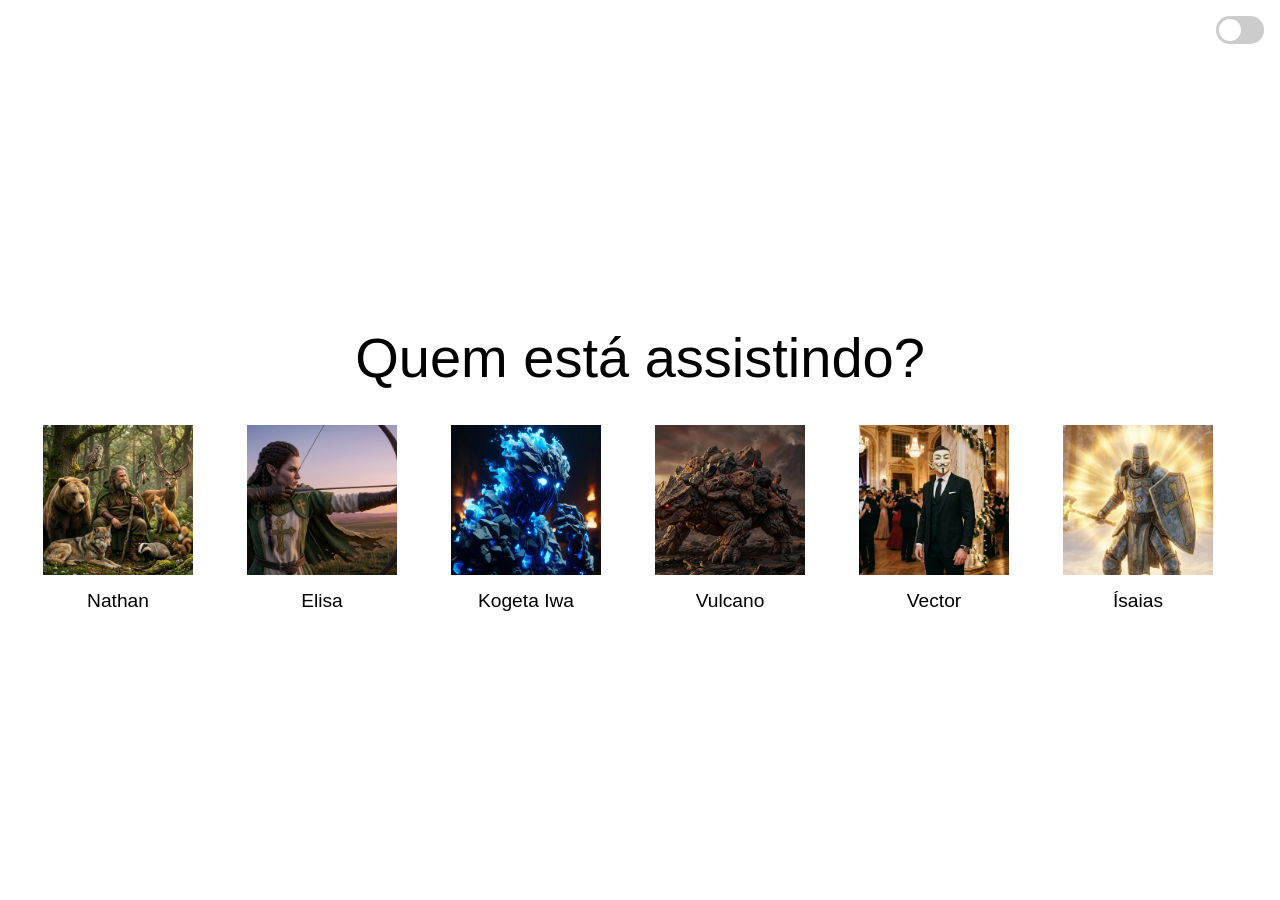
<file: index.html>
<!DOCTYPE html>
<html lang="pt-br">

<head>
    <meta charset="UTF-8">
    <meta name="viewport" content="width=device-width, initial-scale=1.0">
    <title>Netflix</title>
    <link rel="stylesheet" href="style.css">
</head>

<body>
    <main>
        <h1>Quem está assistindo?</h1>
        <button id="theme-toggle" type="button" aria-label="Alternar modo claro/escuro"></button>
        <section aria-label="Perfis disponíveis">
            <nav>
                <ul class="profiles">
                    <li><a href="catalogo/catalogo.html" class="profile">
                            <figure>
                                <img src="assets/perfil-1.png"
                                    alt="Uma imagem de corpo inteiro de um druida de barba grisalha e cabelos compridos, sentado em um trono de pedra em uma clareira na floresta, cercado por uma variedade de animais selvagens, incluindo um urso pardo, um lobo, um cervo, uma raposa, um texugo, um esquilo e uma coruja, com antigas pedras rúnicas ao fundo..">
                                <figcaption>Nathan</figcaption>
                            </figure>
                        </a></li>
                    <li><a href="catalogo/catalogo.html" class="profile">
                            <figure>
                                <img src="assets/perfil-2.png" alt="Uma elfa de orelhas pontudas e longos cabelos trançados, vestindo uma túnica verde com um brasão de cruz dourada e uma capa puída, empunha um arco longo ornamentado e mira uma flecha em um campo aberto ao entardecer sob um céu crepuscular com uma lua crescente.">
                                <figcaption>Elisa</figcaption>
                            </figure>
                        </a></li>
                    <li><a href="catalogo/catalogo.html" class="profile">
                            <figure>
                                <img src="assets/perfil-3.jpg"
                                    alt="Uma criatura humanoide elemental feita de pedras escuras e fragmentos cristalinos, com chamas azuis ardentes no topo e em seu interior, e olhos brilhantes, é retratada em um cenário sombrio.">
                                <figcaption>Kogeta Iwa</figcaption>
                            </figure>
                        </a></li>
                    <li><a href="catalogo/catalogo.html" class="profile">
                            <figure>
                                <img src="assets/perfil-4.png"
                                    alt="Uma imagem cinematográfica mostra uma criatura quadrúpede reptiliana com uma carapaça de rochas vulcânicas acidentadas e olhos vermelhos brilhantes, caminhando sobre um campo de lava endurecida em frente a um vulcão ativo sob um céu nublado e fumegante.">
                                <figcaption>Vulcano</figcaption>
                            </figure>
                        </a></li>
                    <li><a href="catalogo/catalogo.html" class="profile">
                            <figure>
                                <img src="assets/perfil-5.png"
                                    alt="Uma fotografia de médio alcance de um homem vestindo um terno preto bem ajustado e uma máscara de Guy Fawkes (Anonymous), posando em um salão de baile luxuoso e decorado de forma opulenta, com casais dançando em trajes de gala ao fundo.">
                                <figcaption>Vector</figcaption>
                            </figure>
                        </a></li>
                        <li><a href="catalogo/catalogo.html" class="profile">
                            <figure>
                                <img src="assets/perfil-6.png"
                                    alt="Uma imagem de corpo inteiro de um paladino em armadura completa, segurando um martelo de batalha e um escudo com cruzes, emanando uma luz divina dourada e brilhante, contra um fundo de floresta de neve com runas antigas.">
                                <figcaption>Ísaias</figcaption>
                            </figure>
                        </a></li>
                </ul>
            </nav>
        </section>
    </main>
    <script src="js/index.js"></script>
    <script src="js/theme.js"></script>
</body>

</html>
</file>
<file: style.css>
/* Estilos inspirados na Netflix */

/* Variáveis CSS globais para temas (light/dark) */
:root {
    --background-color: #fff;
    --text-color: #000;
    --link-color: #000;
    --profile-hover-border: #000;
}

/* Tema escuro: sobrescreve variáveis quando .dark-mode está presente em <body> */
body.dark-mode {
    --background-color: #000;
    --text-color: #fff;
    --link-color: #fff;
    --profile-hover-border: #fff;
}

/* Tema claro: variável padrão explícita em .light-mode */
body.light-mode {
    --background-color: #fff;
    --text-color: #000;
    --link-color: #000;
    --profile-hover-border: #000;
}

/* Estilo do botão toggle de tema no topo direito */
#theme-toggle {
    position: fixed;
    top: 1rem;
    right: 1rem;
    width: 48px;
    height: 28px;
    border: none;
    border-radius: 999px;
    background: #ccc;
    cursor: pointer;
    padding: 3px;
    display: inline-flex;
    align-items: center;
    justify-content: flex-start;
    transition: background 0.25s ease;
}

/* Bolinha interna do toggle que se move ao alternar tema */
#theme-toggle::before {
    content: '';
    width: 22px;
    height: 22px;
    border-radius: 50%;
    background: #fff;
    transform: translateX(0);
    transition: transform 0.25s ease;
}

/* Cor de fundo do toggle em modo escuro */
body.dark-mode #theme-toggle {
    background: #4d4d4d;
}

body.dark-mode #theme-toggle::before {
    transform: translateX(20px);
}

/* Estilo base do body usando variáveis de cor do tema */
body {
    /* Fundo dinâmico de acordo com o tema */
    background-color: var(--background-color);
    /* Texto dinâmico de acordo com o tema */
    color: var(--text-color);
    /* Fonte simples e legível */
    font-family: Arial, sans-serif;
    /* Remove margens padrão do navegador */
    margin: 0;
    /* Remove espaçamento interno padrão */
    padding: 0;
    /* Ocupa 100% da altura da viewport */
    height: 100vh;
    /* Usa flexbox para centralizar conteúdo */
    display: flex;
    /* Centraliza horizontalmente */
    justify-content: center;
    /* Centraliza verticalmente */
    align-items: center;
    /* Centraliza o texto */
    text-align: center;
}

main {
    /* Limita a largura máxima do conteúdo */
    max-width: 800px;
    /* Ocupa toda largura disponível até o limite */
    width: 100%;
    /* Espaçamento interno ao redor do conteúdo */
    padding: 20px;
}

h1 {
    /* Tamanho grande de título */
    font-size: 3rem;
    /* Espaçamento abaixo do título */
    margin-bottom: 2rem;
    /* Peso de fonte leve para estética moderna */
    font-weight: 300;
}

.profiles {
    /* Layout flexível para exibir perfis em linha */
    display: flex;
    /* Centraliza os itens no container */
    justify-content: center;
    /* Espaço uniforme entre os perfis */
    gap: 2rem;
    /* Permite quebra de linha em telas menores */
    flex-wrap: wrap;
    /* Remove marcadores de lista */
    list-style: none;
    /* Remove margem padrão */
    margin: 0;
    /* Remove padding padrão */
    padding: 0;
}

.profile {
    /* Remove sublinhado do link */
    text-decoration: none;
    /* Garante texto de link de acordo com o tema */
    color: var(--link-color);
    /* Animação suave ao aplicar transformações */
    transition: transform 0.3s ease;
    /* Garante comportamento de bloco para área clicável */
    display: block;
}

.profile:hover {
    transform: scale(1.1);
    /* Aumenta ligeiramente o perfil ao passar o mouse */
}

figure {
    /* Remove margens padrão do elemento figure */
    margin: 0;
}

img {
    /* Largura fixa da imagem de perfil */
    width: 120px;
    /* Altura fixa da imagem de perfil */
    height: 120px;
    /* Corta e ajusta a imagem para preencher o container */
    object-fit: cover;
    /* Cria borda invisível inicial para animação */
    border: 3px solid transparent;
    /* Suaviza mudança de cor da borda */
    transition: border-color 0.3s ease;
}

.profile:hover img {
    border-color: var(--profile-hover-border);
    /* Borda de acordo com o tema */
}

figcaption {
    margin-top: 0.5rem;
    /* Espaçamento acima da legenda */
    font-size: 1.2rem;
    /* Tamanho de fonte para legenda do perfil */
    font-weight: 400;
    /* Peso normal de fonte */
}

/* Responsividade */
@media (max-width: 600px) {
    h1 {
        /* Diminui o título em telas menores */
        font-size: 2rem;
    }

    .profiles {
        /* Reduz o espaço entre perfis */
        gap: 1rem;
    }

    .profiles li {
        /* Agrupa de 3 a 3 */
        flex: 0 0 calc(33.333% - 0.666rem);
    }

    img {
        /* Reduz a largura da imagem em dispositivos pequenos */
        width: 100px;
        /* Reduz a altura da imagem em dispositivos pequenos */
        height: 100px;
    }
}

/* Responsividade para dispositivos móveis pequenos (até 480px) */
@media (max-width: 480px) {
    main {
        /* Reduz o padding em telas muito pequenas */
        padding: 10px;
    }

    h1 {
        /* Título ainda menor para móveis */
        font-size: 1.5rem;
        /* Ajusta margem */
        margin-bottom: 1.5rem;
    }

    .profiles {
        /* Espaço menor entre perfis */
        gap: 0.5rem;
        /* Distribui melhor em telas pequenas */
        justify-content: space-around;
    }

    .profiles li {
        /* Agrupa de 3 a 3 em telas pequenas */
        flex: 0 0 calc(33.333% - 0.333rem);
    }

    img {
        /* Imagens menores */
        width: 80px;
        height: 80px;
    }

    figcaption {
        /* Fonte menor para legendas */
        font-size: 1rem;
    }
}

/* Responsividade para tablets (481px a 768px) */
@media (min-width: 481px) and (max-width: 768px) {
    main {
        /* Ajusta largura máxima */
        max-width: 700px;
        /* Espaçamento interno um pouco menor */
        padding: 15px;
    }

    h1 {
        /* Tamanho intermediário */
        font-size: 2.5rem;
    }

    .profiles {
        /* Gap intermediário */
        gap: 1.5rem;
    }

    .profiles li {
        /* Agrupa de 3 a 3 */
        flex: 0 0 calc(33.333% - 1rem);
    }

    img {
        /* Tamanho intermediário para imagens */
        width: 110px;
        height: 110px;
    }
}

/* Responsividade para desktops pequenos (769px a 1024px) */
@media (min-width: 769px) and (max-width: 1024px) {
    main {
        /* Aumenta um pouco a largura */
        max-width: 900px;
    }

    h1 {
        /* Levemente maior */
        font-size: 3.2rem;
    }

    .profiles {
        /* Gap maior */
        gap: 2.5rem;
        /* Começa cada linha da esquerda em vez de centralizar linhas incompletas */
        justify-content: flex-start;
        align-content: flex-start;
    }

    img {
        width: 130px;
        /* Imagens maiores */
        height: 130px;
    }
}

/* Responsividade para telas grandes (acima de 1024px) */
@media (min-width: 1025px) {
    main {
        /* Largura maior para telas grandes */
        max-width: 1200px;
    }

    h1 {
        /* Título maior */
        font-size: 3.5rem;
    }

    .profiles {
        /* Gap ainda maior */
        gap: 3rem;
        /* Começa cada linha da esquerda em vez de centralizar linhas incompletas */
        justify-content: flex-start;
        align-content: flex-start;
    }

    img {
        /* Imagens maiores */
        width: 150px;
        height: 150px;
    }
}
</file>
